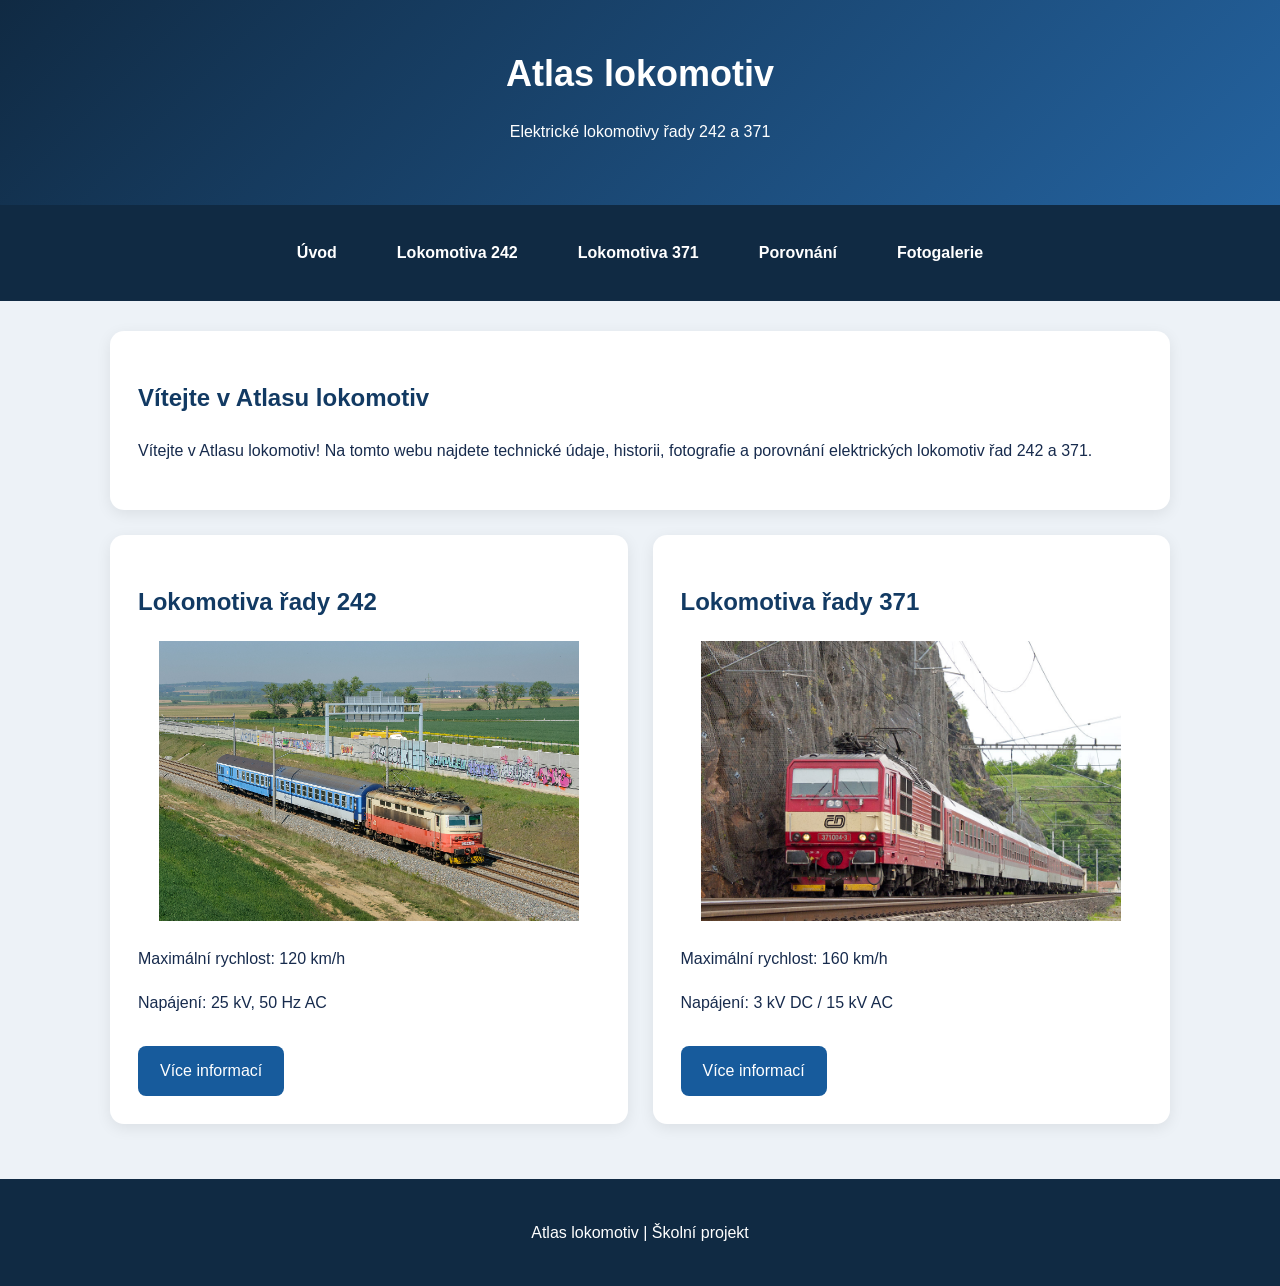
<file: index.html>
<!DOCTYPE html>
<html lang="cs">
<head>
    <meta charset="UTF-8">
    <meta name="viewport"
          content="width=device-width, initial-scale=1.0">
    <title>Atlas lokomotiv 242 a 371</title>
    <link rel="stylesheet" href="styly.css">
</head>
<body>

<header>
    <h1>Atlas lokomotiv</h1>
    <p>Elektrické lokomotivy řady 242 a 371</p>
</header>

<nav>
    <a href="index.html">Úvod</a>
    <a href="lokomotiva-242.html">Lokomotiva 242</a>
    <a href="lokomotiva-371.html">Lokomotiva 371</a>
    <a href="porovnani.html">Porovnání</a>
    <a href="galerie.html">Fotogalerie</a>
</nav>


<main>
    <section class="card">
        <h2>Vítejte v Atlasu lokomotiv</h2>
       <p>
    Vítejte v Atlasu lokomotiv!

    Na tomto webu najdete technické údaje,
    historii, fotografie a porovnání
    elektrických lokomotiv řad 242 a 371.
</p>
    </section>

    <div class="prehled-lokomotiv">

        <section class="card">
            <h2>Lokomotiva řady 242</h2>

            <img src="images/242.jpg"
                 alt="Lokomotiva 242"
                 class="prehled-foto">

            <p>Maximální rychlost: 120 km/h</p>
            <p>Napájení: 25 kV, 50 Hz AC</p>

            <a href="lokomotiva-242.html"
               class="tlacitko">
                Více informací
            </a>
        </section>

        <section class="card">
            <h2>Lokomotiva řady 371</h2>

            <img src="images/371.jpg"
                 alt="Lokomotiva 371"
                 class="prehled-foto">

            <p>Maximální rychlost: 160 km/h</p>
            <p>Napájení: 3 kV DC / 15 kV AC</p>

            <a href="lokomotiva-371.html"
               class="tlacitko">
                Více informací
            </a>
        </section>

    </div>
</main>


<footer>
    <p>Atlas lokomotiv | Školní projekt</p>
</footer>

<script src="script.js"></script>
</body>
</html>
</file>
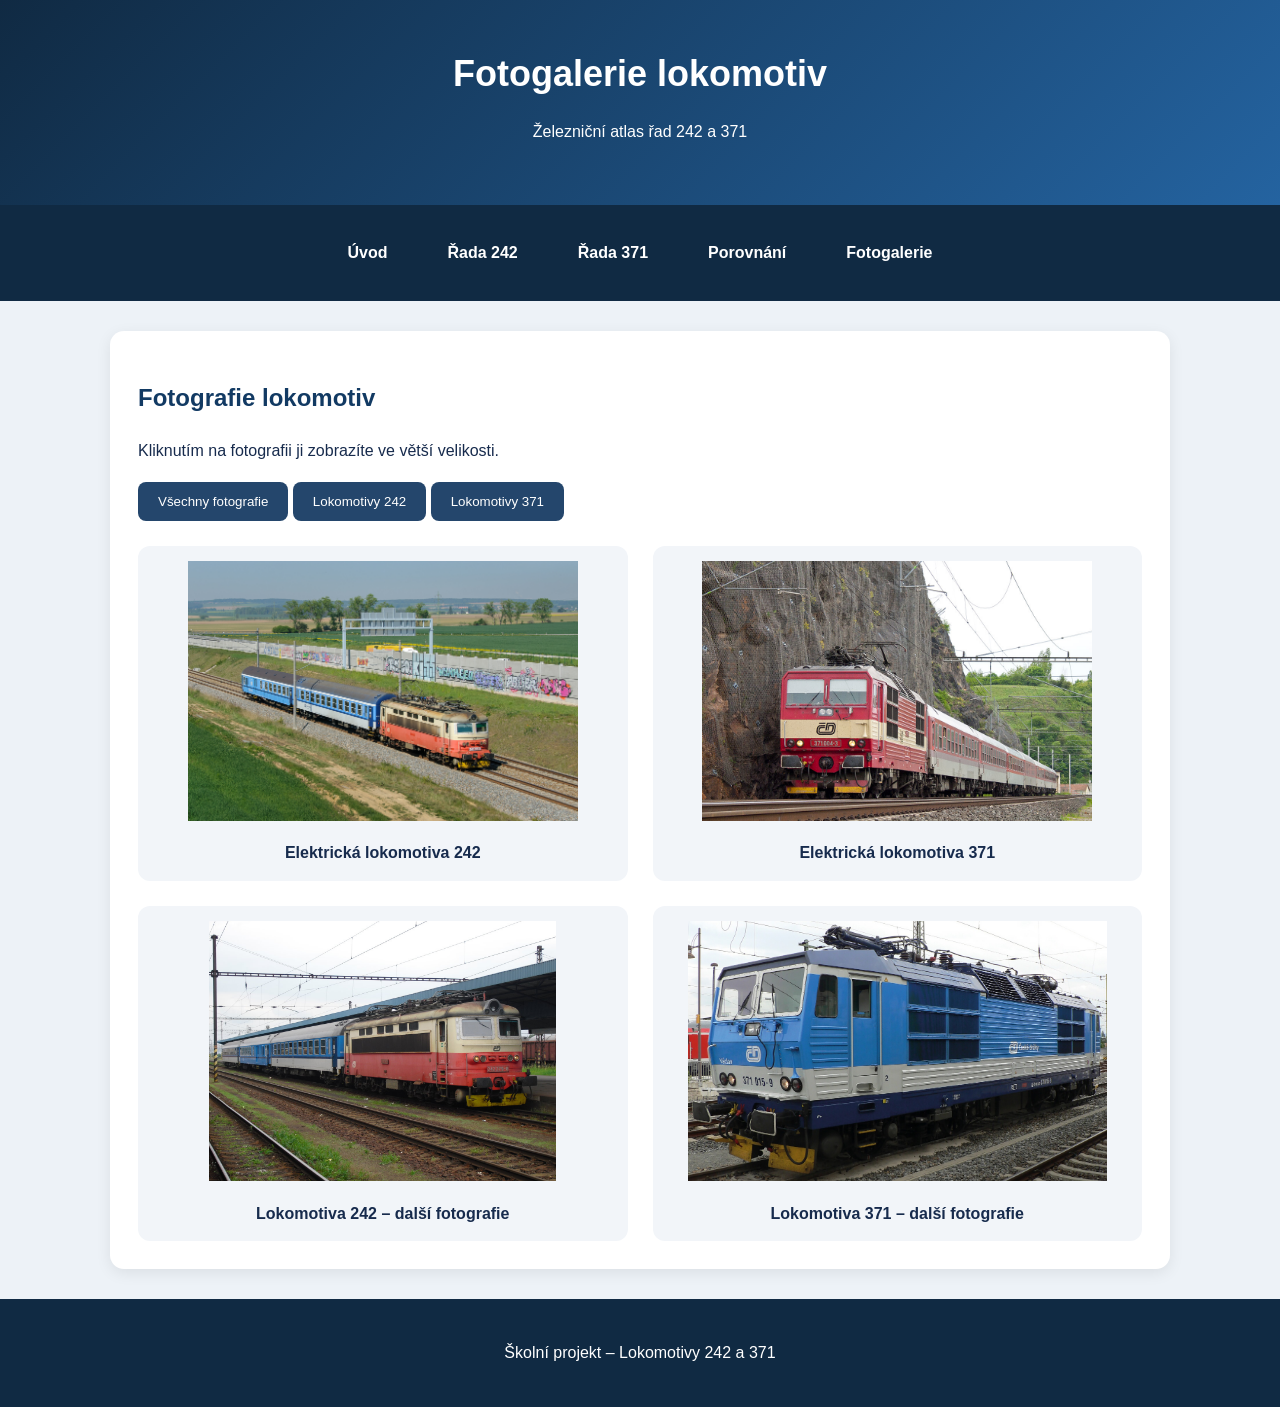
<file: galerie.html>
<!DOCTYPE html>
<html lang="cs">
<head>
    <meta charset="UTF-8">
    <meta name="viewport"
          content="width=device-width, initial-scale=1.0">
    <title>Fotogalerie lokomotiv</title>
    <link rel="stylesheet" href="styly.css">
</head>
<body>

<header>
    <h1>Fotogalerie lokomotiv</h1>
    <p>Železniční atlas řad 242 a 371</p>
</header>

<nav>
    <a href="index.html">Úvod</a>
    <a href="lokomotiva-242.html">Řada 242</a>
    <a href="lokomotiva-371.html">Řada 371</a>
    <a href="porovnani.html">Porovnání</a>
    <a href="galerie.html">Fotogalerie</a>
</nav>

<main>
    <section class="card">
        <h2>Fotografie lokomotiv</h2>
        <p>
            Kliknutím na fotografii
            ji zobrazíte ve větší velikosti.
        </p>

<div class="filtry">
    <button type="button" data-filtr="vse">
        Všechny fotografie
    </button>

    <button type="button" data-filtr="242">
        Lokomotivy 242
    </button>

    <button type="button" data-filtr="371">
        Lokomotivy 371
    </button>
</div>

        <div class="galerie">
            <figure data-rada="242">
                <img src="images/242.jpg"
                     alt="Lokomotiva řady 242"
                     class="galerie-obrazek">
                <figcaption>
                    Elektrická lokomotiva 242
                </figcaption>
            </figure>

            <figure data-rada="371">
                <img src="images/371.jpg"
                     alt="Lokomotiva řady 371"
                     class="galerie-obrazek">
                <figcaption>
                    Elektrická lokomotiva 371
                </figcaption>
            </figure>
            <figure data-rada="242">
    <img src="images/242-2.jpg"
         alt="Další fotografie lokomotivy 242"
         class="galerie-obrazek">
    <figcaption>
        Lokomotiva 242 – další fotografie
    </figcaption>
</figure>
<figure data-rada="371">
    <img src="images/371-2.jpg"
         alt="Další fotografie lokomotivy 371"
         class="galerie-obrazek">
    <figcaption>Lokomotiva 371 – další fotografie</figcaption>
</figure>
        </div>
    </section>
</main>

<div id="nahled" class="nahled" role="dialog"
     aria-modal="true" aria-label="Náhled fotografie"
     hidden>
    <button id="zavrit" type="button"
            aria-label="Zavřít fotografii">×</button>
    <img id="velky-obrazek" alt="">
</div>

<footer>
    <p>Školní projekt – Lokomotivy 242 a 371</p>
</footer>

<script src="script.js"></script>
</body>
</html>
</file>
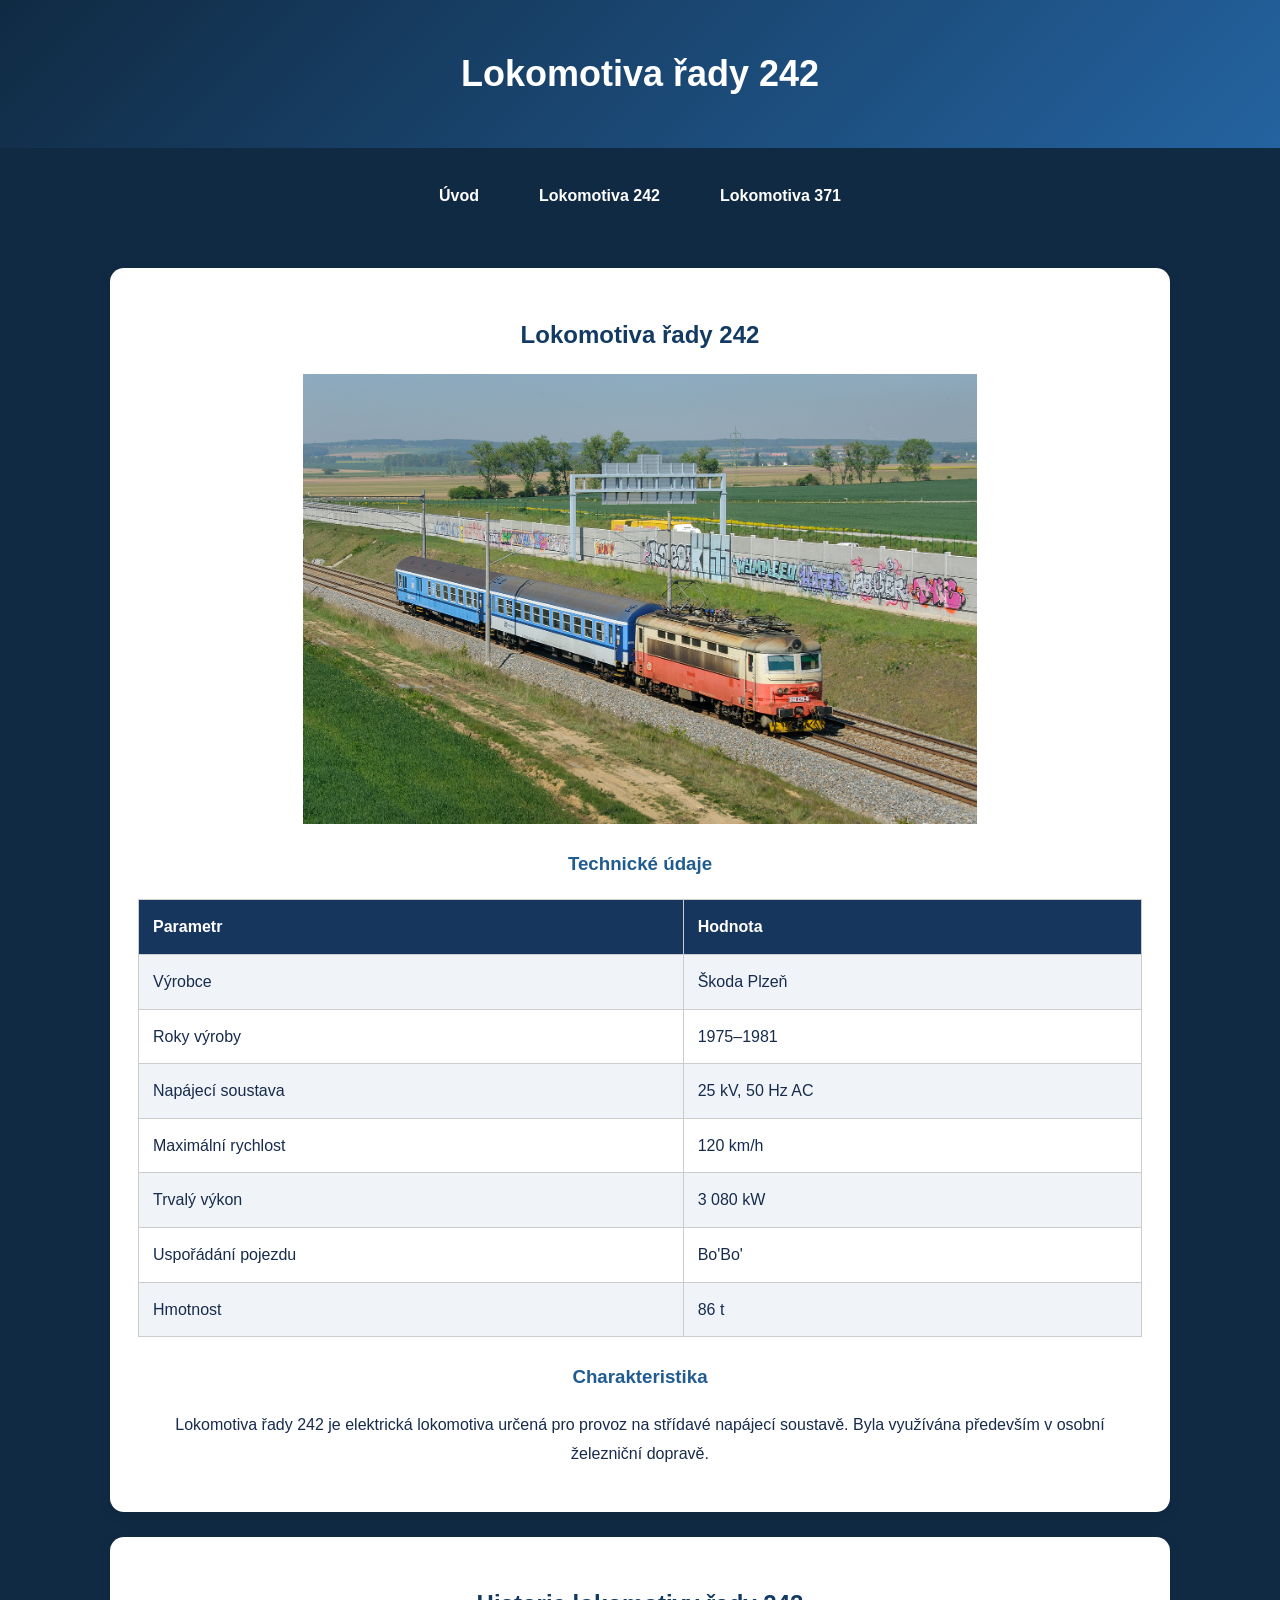
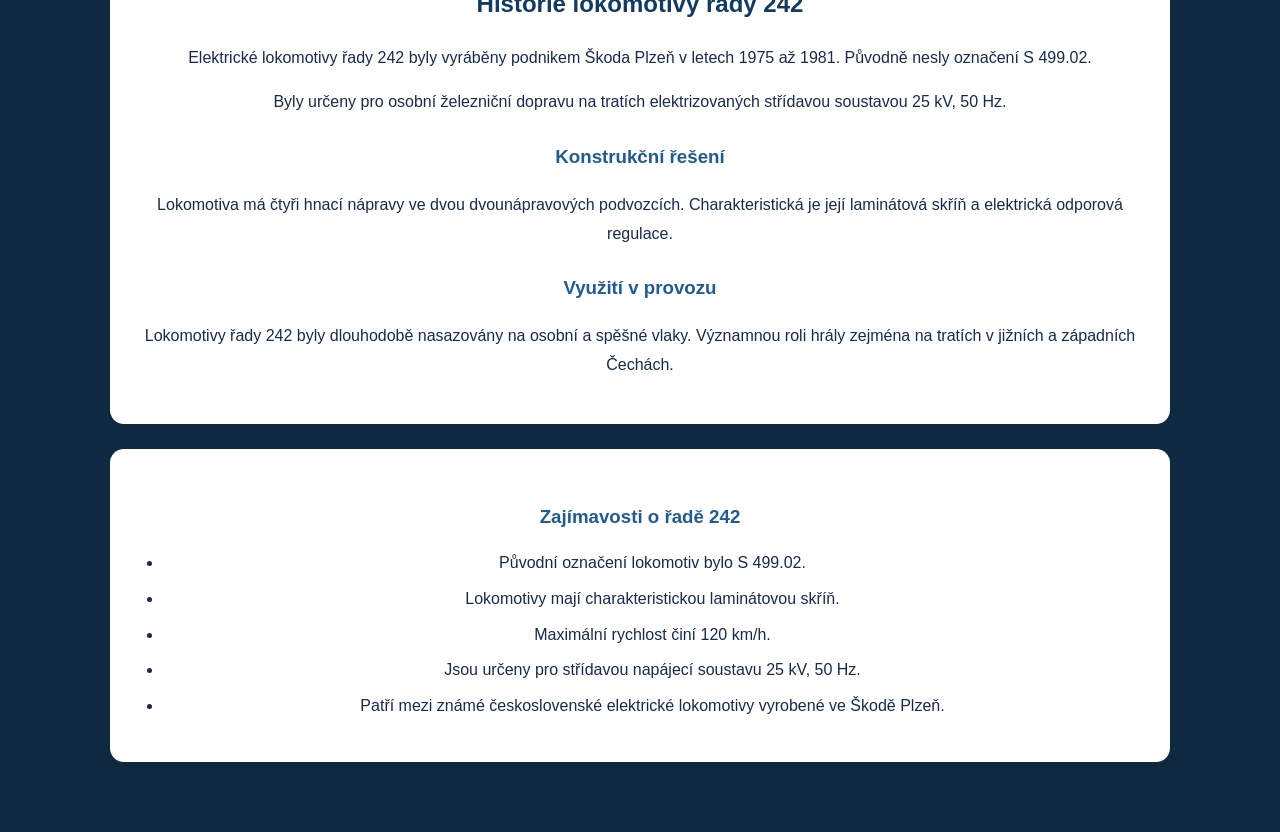
<file: lokomotiva-242.html>
<!DOCTYPE html>
<html lang="cs">
<head>
    <meta charset="UTF-8">
    <meta name="viewport"
          content="width=device-width, initial-scale=1.0">
    <title>Lokomotiva řady 242</title>
    <link rel="stylesheet" href="styly.css">
</head>
<body>

<header>
    <h1>Lokomotiva řady 242</h1>
</header>

<nav>
    <a href="index.html">Úvod</a>
    <a href="lokomotiva-242.html">Lokomotiva 242</a>
    <a href="lokomotiva-371.html">Lokomotiva 371</a>
    <main>
  <section class="card">
    <h2>Lokomotiva řady 242</h2>

    <img src="images/242.jpg"
         alt="Lokomotiva řady 242"
         class="lokomotiva-img">

    <h3>Technické údaje</h3>

    <table class="technicke-udaje">
      <tr>
        <th>Parametr</th>
        <th>Hodnota</th>
      </tr>
      <tr>
        <td>Výrobce</td>
        <td>Škoda Plzeň</td>
      </tr>
      <tr>
        <td>Roky výroby</td>
        <td>1975–1981</td>
      </tr>
      <tr>
        <td>Napájecí soustava</td>
        <td>25 kV, 50 Hz AC</td>
      </tr>
      <tr>
        <td>Maximální rychlost</td>
        <td>120 km/h</td>
      </tr>
      <tr>
        <td>Trvalý výkon</td>
        <td>3 080 kW</td>
      </tr>
      <tr>
        <td>Uspořádání pojezdu</td>
        <td>Bo'Bo'</td>
      </tr>
      <tr>
        <td>Hmotnost</td>
        <td>86 t</td>
      </tr>
    </table>

    <h3>Charakteristika</h3>
    <p>
      Lokomotiva řady 242 je elektrická
      lokomotiva určená pro provoz
      na střídavé napájecí soustavě.
      Byla využívána především
      v osobní železniční dopravě.
    </p>
  </section>

<section class="card">
    <h2>Historie lokomotivy řady 242</h2>

    <p>
        Elektrické lokomotivy řady 242 byly
        vyráběny podnikem Škoda Plzeň
        v letech 1975 až 1981.
        Původně nesly označení S 499.02.
    </p>

    <p>
        Byly určeny pro osobní železniční
        dopravu na tratích elektrizovaných
        střídavou soustavou 25 kV, 50 Hz.
    </p>

    <h3>Konstrukční řešení</h3>

    <p>
        Lokomotiva má čtyři hnací nápravy
        ve dvou dvounápravových podvozcích.
        Charakteristická je její laminátová
        skříň a elektrická odporová regulace.
    </p>

    <h3>Využití v provozu</h3>

    <p>
        Lokomotivy řady 242 byly dlouhodobě
        nasazovány na osobní a spěšné vlaky.
        Významnou roli hrály zejména na tratích
        v jižních a západních Čechách.
    </p>
</section>

<section class="card">
    <h3>Zajímavosti o řadě 242</h3>

    <ul>
        <li>
            Původní označení lokomotiv
            bylo S 499.02.
        </li>
        <li>
            Lokomotivy mají charakteristickou
            laminátovou skříň.
        </li>
        <li>
            Maximální rychlost činí 120 km/h.
        </li>
        <li>
            Jsou určeny pro střídavou
            napájecí soustavu 25 kV, 50 Hz.
        </li>
        <li>
            Patří mezi známé československé
            elektrické lokomotivy
            vyrobené ve Škodě Plzeň.
        </li>
    </ul>
</section>

</main>
</file>
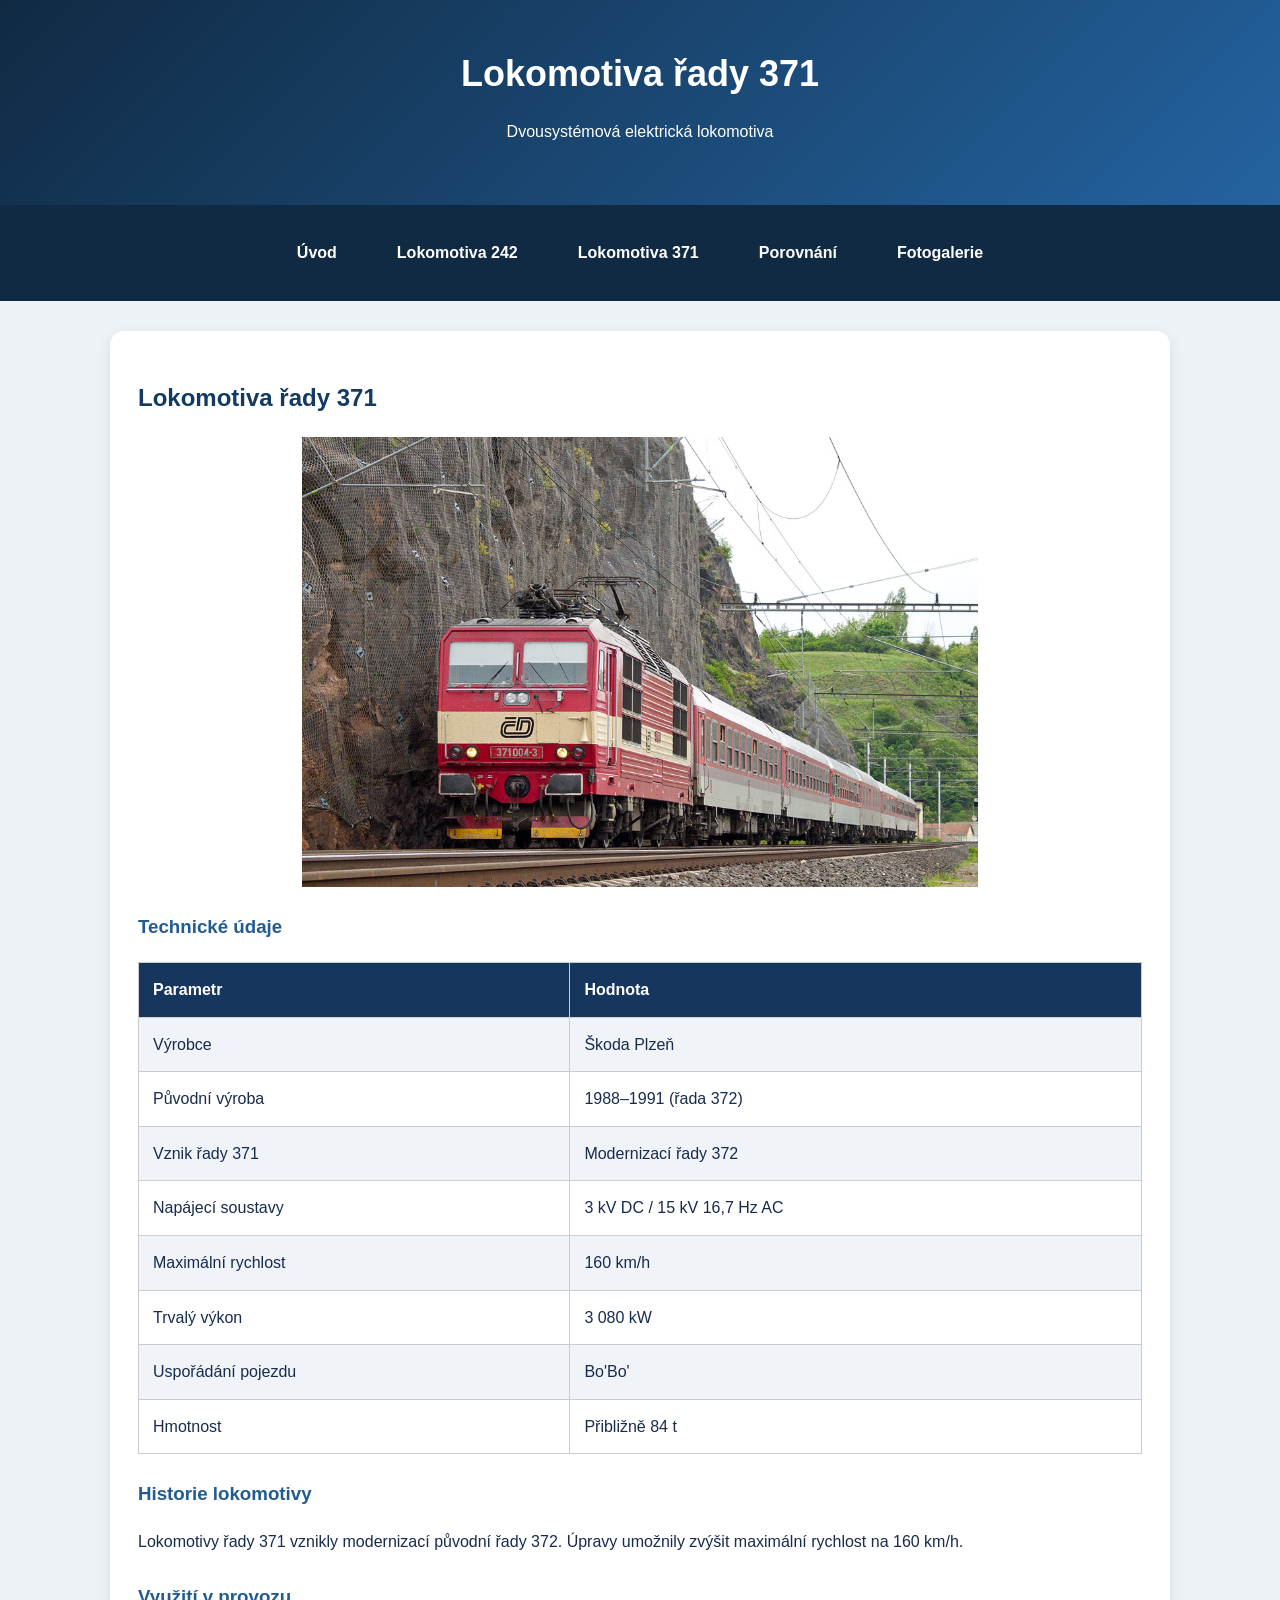
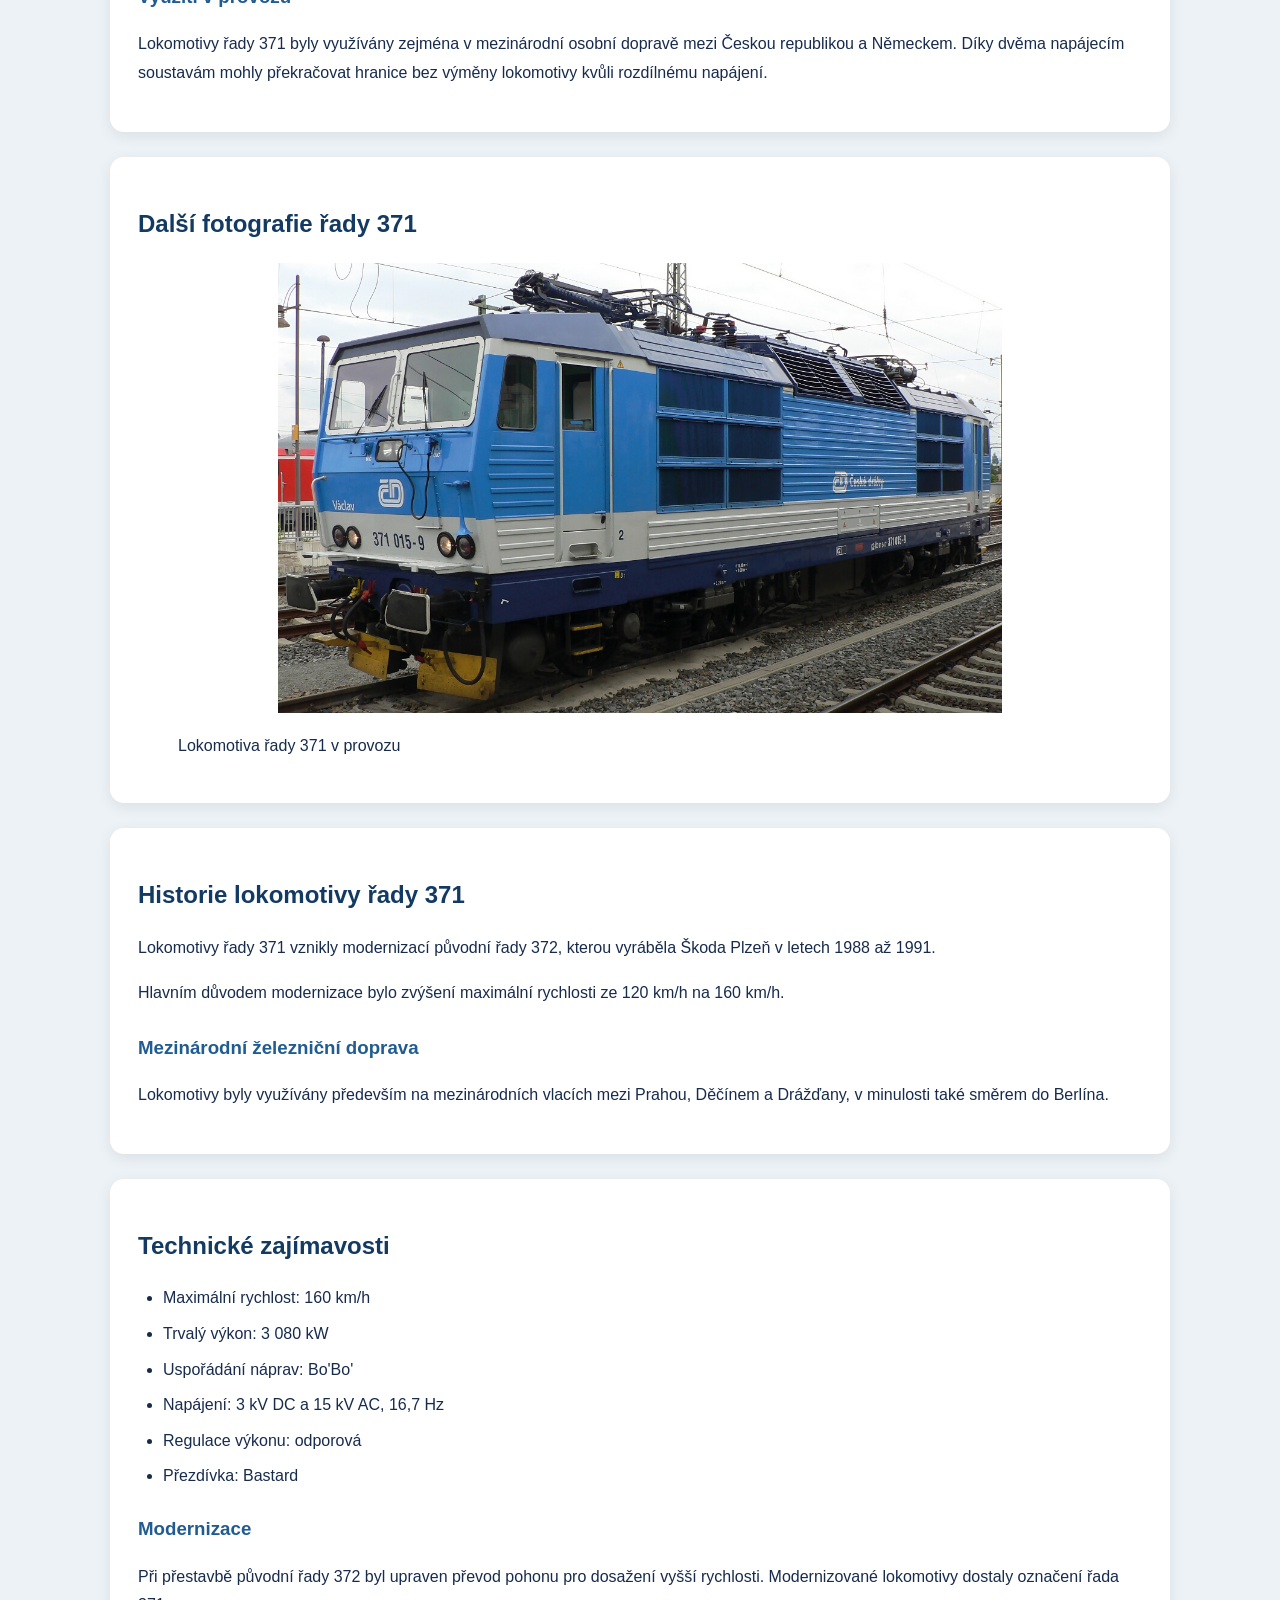
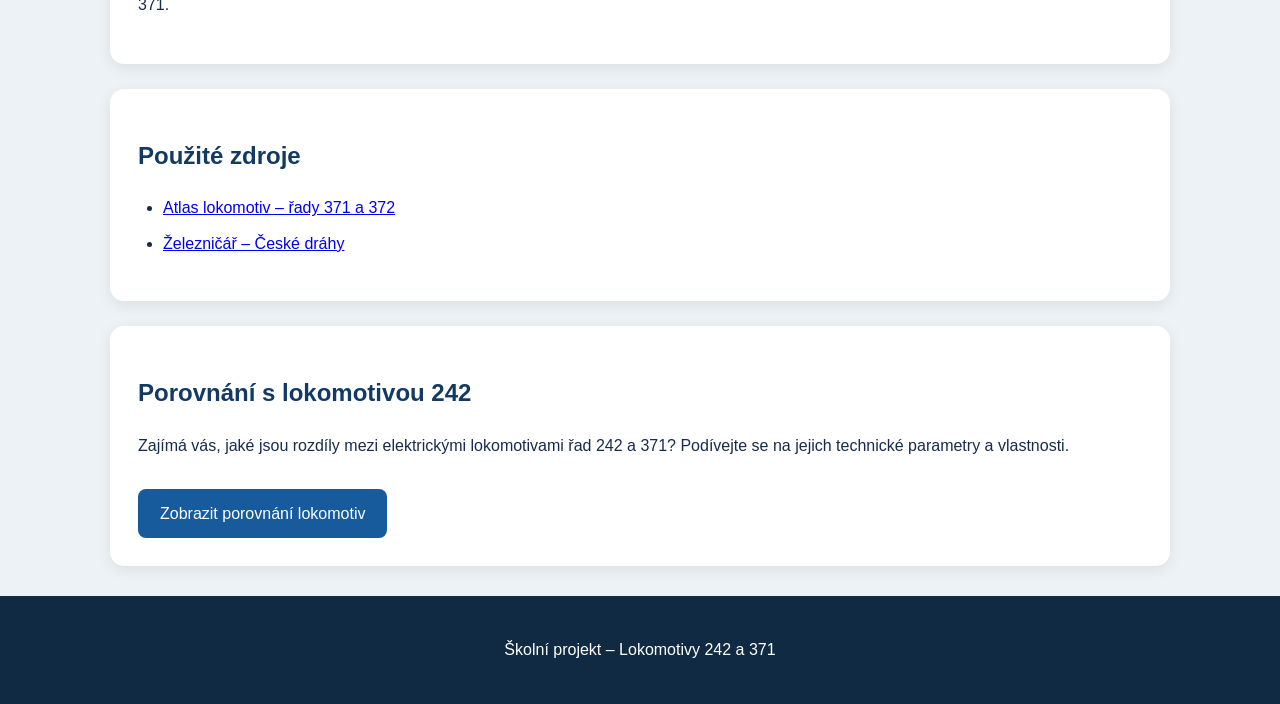
<file: lokomotiva-371.html>
<!DOCTYPE html>
<html lang="cs">
<head>
    <meta charset="UTF-8">
    <meta name="viewport"
          content="width=device-width, initial-scale=1.0">
    <title>Lokomotiva řady 371</title>
    <link rel="stylesheet" href="styly.css">
</head>
<body>

<header>
    <h1>Lokomotiva řady 371</h1>
    <p>Dvousystémová elektrická lokomotiva</p>
</header>

<nav>
    <a href="index.html">Úvod</a>
    <a href="lokomotiva-242.html">Lokomotiva 242</a>
    <a href="lokomotiva-371.html">Lokomotiva 371</a>
    <a href="porovnani.html">Porovnání</a>
    <a href="galerie.html">Fotogalerie</a>
</nav>

<main>
    <section class="card">
        <h2>Lokomotiva řady 371</h2>

        <img src="images/371.jpg"
             alt="Lokomotiva řady 371"
             class="lokomotiva-img">

        <h3>Technické údaje</h3>

        <table class="technicke-udaje">
            <tr>
                <th>Parametr</th>
                <th>Hodnota</th>
            </tr>
            <tr>
                <td>Výrobce</td>
                <td>Škoda Plzeň</td>
            </tr>
            <tr>
                <td>Původní výroba</td>
                <td>1988–1991 (řada 372)</td>
            </tr>
            <tr>
                <td>Vznik řady 371</td>
                <td>Modernizací řady 372</td>
            </tr>
            <tr>
                <td>Napájecí soustavy</td>
                <td>3 kV DC / 15 kV 16,7 Hz AC</td>
            </tr>
            <tr>
                <td>Maximální rychlost</td>
                <td>160 km/h</td>
            </tr>
            <tr>
                <td>Trvalý výkon</td>
                <td>3 080 kW</td>
            </tr>
            <tr>
                <td>Uspořádání pojezdu</td>
                <td>Bo'Bo'</td>
            </tr>
            <tr>
                <td>Hmotnost</td>
                <td>Přibližně 84 t</td>
            </tr>
        </table>

        <h3>Historie lokomotivy</h3>
        <p>
            Lokomotivy řady 371 vznikly modernizací
            původní řady 372. Úpravy umožnily
            zvýšit maximální rychlost na 160 km/h.
        </p>

        <h3>Využití v provozu</h3>
        <p>
            Lokomotivy řady 371 byly využívány
            zejména v mezinárodní osobní dopravě
            mezi Českou republikou a Německem.
            Díky dvěma napájecím soustavám
            mohly překračovat hranice bez výměny
            lokomotivy kvůli rozdílnému napájení.
        </p>
    </section>

<section class="card">
    <h2>Další fotografie řady 371</h2>

    <figure>
        <img src="images/371-2.jpg"
             alt="Lokomotiva řady 371"
             class="lokomotiva-img">

        <figcaption>
            Lokomotiva řady 371 v provozu
        </figcaption>
    </figure>
</section>

<section class="card">
    <h2>Historie lokomotivy řady 371</h2>

    <p>
        Lokomotivy řady 371 vznikly modernizací
        původní řady 372, kterou vyráběla
        Škoda Plzeň v letech 1988 až 1991.
    </p>

    <p>
        Hlavním důvodem modernizace bylo
        zvýšení maximální rychlosti
        ze 120 km/h na 160 km/h.
    </p>

    <h3>Mezinárodní železniční doprava</h3>

    <p>
        Lokomotivy byly využívány především
        na mezinárodních vlacích mezi
        Prahou, Děčínem a Drážďany,
        v minulosti také směrem do Berlína.
    </p>
</section>

<section class="card">
    <h2>Technické zajímavosti</h2>

    <ul>
        <li>Maximální rychlost: 160 km/h</li>
        <li>Trvalý výkon: 3 080 kW</li>
        <li>Uspořádání náprav: Bo'Bo'</li>
        <li>Napájení: 3 kV DC a 15 kV AC, 16,7 Hz</li>
        <li>Regulace výkonu: odporová</li>
        <li>Přezdívka: Bastard</li>
    </ul>

    <h3>Modernizace</h3>

    <p>
        Při přestavbě původní řady 372
        byl upraven převod pohonu pro
        dosažení vyšší rychlosti.
        Modernizované lokomotivy dostaly
        označení řada 371.
    </p>
</section>

<section class="card">
    <h2>Použité zdroje</h2>

    <ul>
        <li>
            <a href="https://www.atlaslokomotiv.net/loko-372.html"
               target="_blank" rel="noopener noreferrer">
                Atlas lokomotiv – řady 371 a 372
            </a>
        </li>
        <li>
            <a href="https://zeleznicar.cd.cz/"
               target="_blank" rel="noopener noreferrer">
                Železničář – České dráhy
            </a>
        </li>
    </ul>
</section>
<section class="card">
    <h2>Porovnání s lokomotivou 242</h2>

    <p>
        Zajímá vás, jaké jsou rozdíly mezi
        elektrickými lokomotivami řad 242 a 371?
        Podívejte se na jejich technické
        parametry a vlastnosti.
    </p>

    <a href="porovnani.html" class="tlacitko">
        Zobrazit porovnání lokomotiv
    </a>
</section>
</main>

<footer>
    <p>Školní projekt – Lokomotivy 242 a 371</p>
</footer>

</body>
</html>
</file>
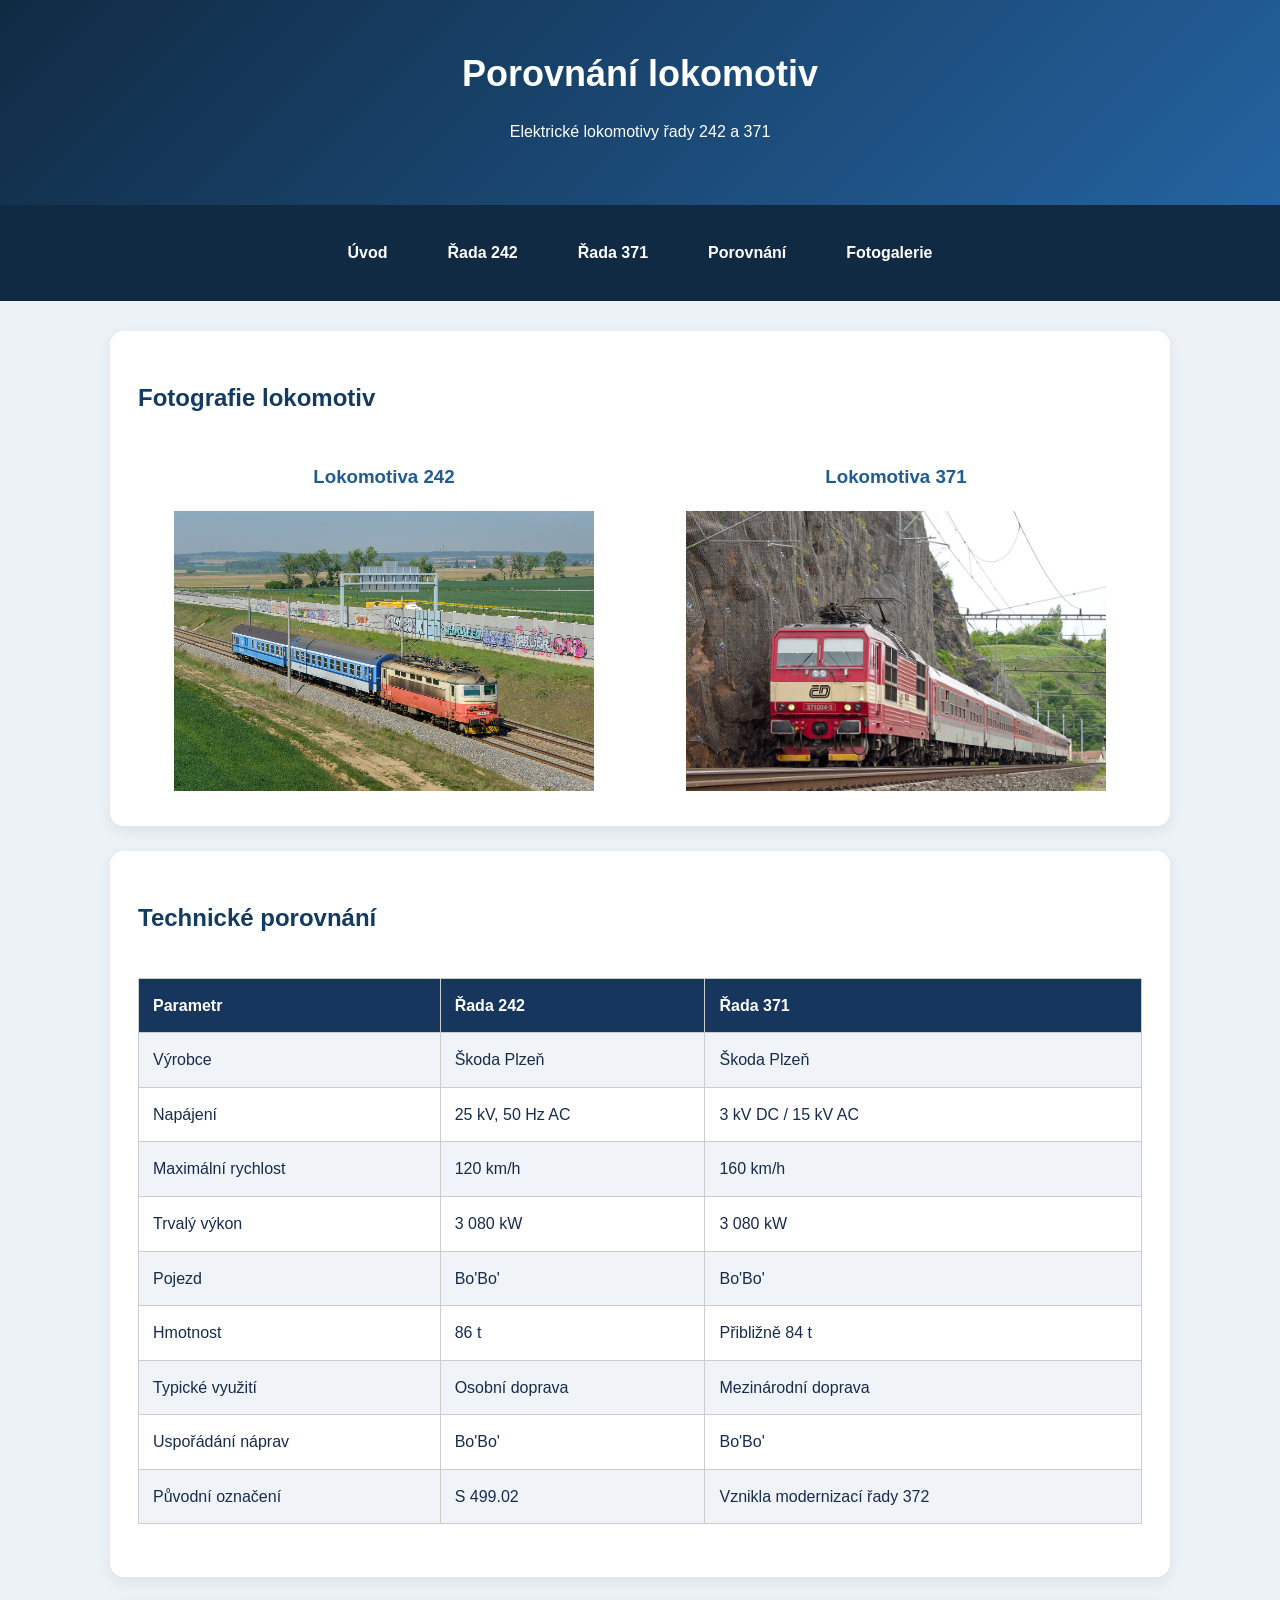
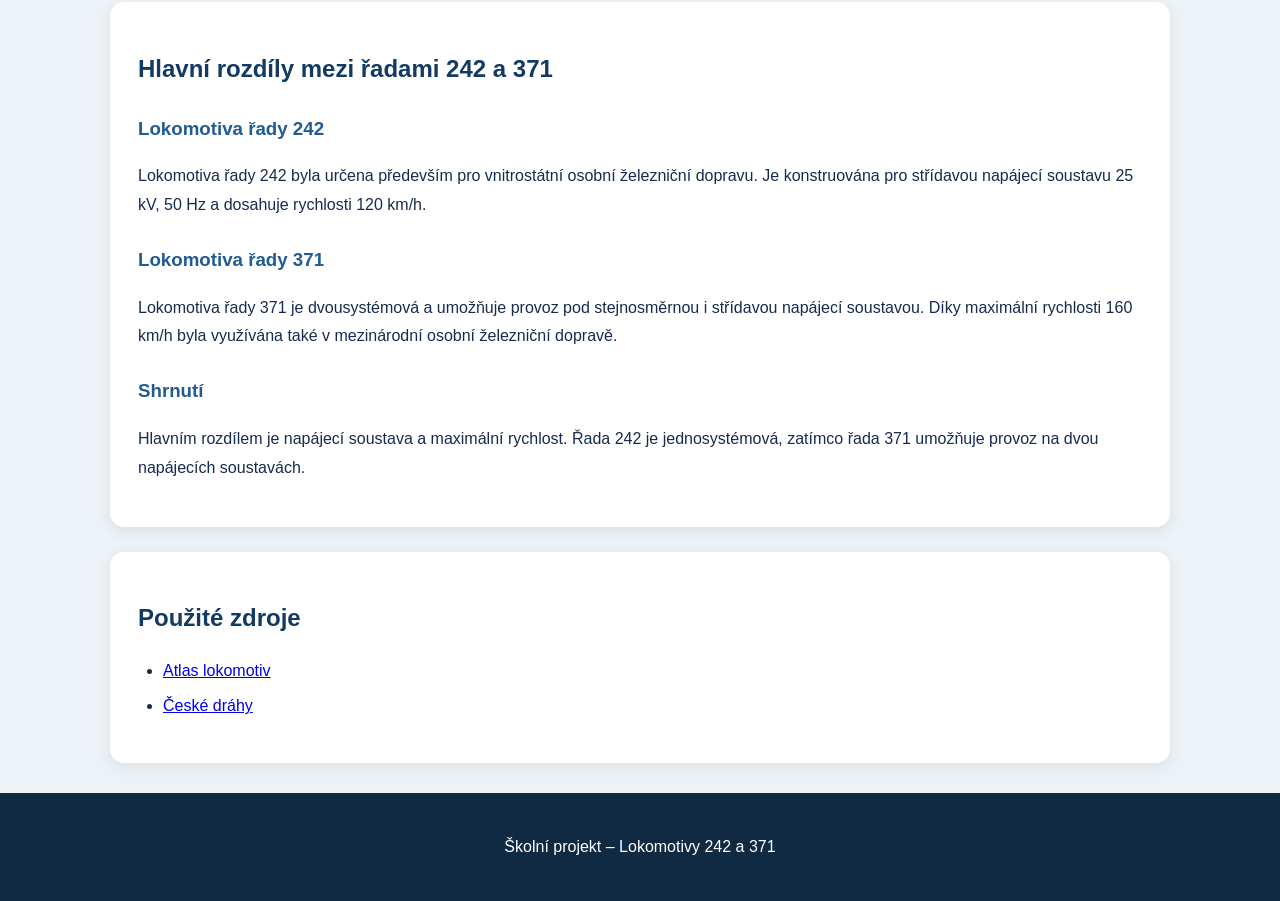
<file: porovnani.html>
<!DOCTYPE html>
<html lang="cs">

<head>
    <meta charset="UTF-8">
    <meta name="viewport" content="width=device-width, initial-scale=1.0">
    <title>Porovnání lokomotiv 242 a 371</title>
    <link rel="stylesheet" href="styly.css">
</head>

<body>

    <header>
        <h1>Porovnání lokomotiv</h1>
        <p>Elektrické lokomotivy řady 242 a 371</p>
    </header>

    <nav>
        <a href="index.html">Úvod</a>
        <a href="lokomotiva-242.html">Řada 242</a>
        <a href="lokomotiva-371.html">Řada 371</a>
        <a href="porovnani.html">Porovnání</a>
        <a href="galerie.html">Fotogalerie</a>
    </nav>

    <main>
        <section class="card">
            <h2>Fotografie lokomotiv</h2>

            <div class="porovnani-foto">
                <div>
                    <h3>Lokomotiva 242</h3>
                    <img src="images/242.jpg" alt="Lokomotiva 242">
                </div>

                <div>
                    <h3>Lokomotiva 371</h3>
                    <img src="images/371.jpg" alt="Lokomotiva 371">
                </div>
            </div>
        </section>

        <section class="card">
            <h2>Technické porovnání</h2>

            <div class="tabulka-obal">
                <table class="technicke-udaje">
                    <tr>
                        <th>Parametr</th>
                        <th>Řada 242</th>
                        <th>Řada 371</th>
                    </tr>
                    <tr>
                        <td>Výrobce</td>
                        <td>Škoda Plzeň</td>
                        <td>Škoda Plzeň</td>
                    </tr>
                    <tr>
                        <td>Napájení</td>
                        <td>25 kV, 50 Hz AC</td>
                        <td>3 kV DC / 15 kV AC</td>
                    </tr>
                    <tr>
                        <td>Maximální rychlost</td>
                        <td>120 km/h</td>
                        <td>160 km/h</td>
                    </tr>
                    <tr>
                        <td>Trvalý výkon</td>
                        <td>3 080 kW</td>
                        <td>3 080 kW</td>
                    </tr>
                    <tr>
                        <td>Pojezd</td>
                        <td>Bo'Bo'</td>
                        <td>Bo'Bo'</td>
                    </tr>
                    <tr>
                        <td>Hmotnost</td>
                        <td>86 t</td>
                        <td>Přibližně 84 t</td>
                    </tr>
                    <tr>
                        <td>Typické využití</td>
                        <td>Osobní doprava</td>
                        <td>Mezinárodní doprava</td>
                    </tr>

                    <tr>
                        <td>Uspořádání náprav</td>
                        <td>Bo'Bo'</td>
                        <td>Bo'Bo'</td>
                    </tr>

                    <tr>
                        <td>Původní označení</td>
                        <td>S 499.02</td>
                        <td>Vznikla modernizací řady 372</td>
                    </tr>

                </table>
            </div>
        </section>


<section class="card">
    <h2>Hlavní rozdíly mezi řadami 242 a 371</h2>

    <h3>Lokomotiva řady 242</h3>
    <p>
        Lokomotiva řady 242 byla určena
        především pro vnitrostátní osobní
        železniční dopravu.
        Je konstruována pro střídavou
        napájecí soustavu 25 kV, 50 Hz
        a dosahuje rychlosti 120 km/h.
    </p>

    <h3>Lokomotiva řady 371</h3>
    <p>
        Lokomotiva řady 371 je dvousystémová
        a umožňuje provoz pod stejnosměrnou
        i střídavou napájecí soustavou.
        Díky maximální rychlosti 160 km/h
        byla využívána také v mezinárodní
        osobní železniční dopravě.
    </p>

    <h3>Shrnutí</h3>
    <p>
        Hlavním rozdílem je napájecí
        soustava a maximální rychlost.
        Řada 242 je jednosystémová,
        zatímco řada 371 umožňuje provoz
        na dvou napájecích soustavách.
    </p>
</section>

<section class="card">
    <h2>Použité zdroje</h2>
    <ul>
        <li>
            <a href="https://www.atlaslokomotiv.net/"
               target="_blank" rel="noopener noreferrer">
                Atlas lokomotiv
            </a>
        </li>
        <li>
            <a href="https://www.cd.cz/"
               target="_blank" rel="noopener noreferrer">
                České dráhy
            </a>
        </li>
    </ul>
</section>

    </main>

    <footer>
        <p>Školní projekt – Lokomotivy 242 a 371</p>
    </footer>

</body>

</html>
</file>
<file: styly.css>
* {
    box-sizing: border-box;
}

body {
    margin: 0;
    font-family: Arial, sans-serif;
    background-color: #eef2f7;
    color: #17253b;
}

header {
    background-color: #142b49;
    color: white;
    padding: 35px 20px;
    text-align: center;
}

nav {
    background-color: #24466c;
    padding: 15px;
    text-align: center;
}

nav a {
    color: white;
    text-decoration: none;
    margin: 10px;
    font-weight: bold;
}

nav a:hover {
    color: #ffcf5a;
}

main {
    max-width: 1100px;
    margin: 30px auto;
    padding: 20px;
}

.card {
    background: white;
    padding: 25px;
    margin-bottom: 20px;
    border-radius: 12px;
    box-shadow: 0 4px 12px #00000015;
}

button {
    background: #24466c;
    color: white;
    border: none;
    padding: 12px 20px;
    border-radius: 8px;
    cursor: pointer;
}

footer {
    background: #142b49;
    color: white;
    text-align: center;
    padding: 20px;
}

.lokomotiva-img {
    width: 100%;
    max-height: 400px;
    object-fit: cover;
    border-radius: 12px;
    margin: 15px 0;
}

.technicke-udaje {
    width: 100%;
    border-collapse: collapse;
    margin-top: 20px;
    margin-bottom: 25px;
}

.technicke-udaje th,
.technicke-udaje td {
    border: 1px solid #cccccc;
    padding: 14px;
    text-align: left;
}

.technicke-udaje th {
    background-color: #17365d;
    color: white;
}

.technicke-udaje tr:nth-child(even) {
    background-color: #f0f4f8;
}

.lokomotiva-img {
    display: block;
    width: 100%;
    max-height: 450px;
    object-fit: contain;
    border-radius: 10px;
    margin: 20px auto;
}

.porovnani-foto {
    display: grid;
    grid-template-columns: repeat(2, 1fr);
    gap: 20px;
    margin-top: 20px;
}

.porovnani-foto img {
    width: 100%;
    height: 280px;
    object-fit: contain;
    border-radius: 12px;
}

.porovnani-foto h3 {
    text-align: center;
}

.tabulka-obal {
    overflow-x: auto;
}

@media (max-width: 700px) {
    .porovnani-foto {
        grid-template-columns: 1fr;
    }
}

.galerie {
    display: grid;
    grid-template-columns: repeat(2, 1fr);
    gap: 25px;
    margin-top: 25px;
}

.galerie figure {
    margin: 0;
    padding: 15px;
    background: #f2f5f9;
    border-radius: 12px;
    text-align: center;
}

.galerie-obrazek {
    width: 100%;
    height: 260px;
    object-fit: contain;
    cursor: zoom-in;
    border-radius: 8px;
}

.galerie figcaption {
    margin-top: 12px;
    font-weight: bold;
}

.nahled {
    position: fixed;
    inset: 0;
    background: rgba(0, 0, 0, 0.9);
    display: flex;
    align-items: center;
    justify-content: center;
    z-index: 1000;
    padding: 30px;
}

.nahled[hidden] {
    display: none;
}

.nahled img {
    max-width: 95%;
    max-height: 90vh;
    object-fit: contain;
}

#zavrit {
    position: absolute;
    top: 15px;
    right: 25px;
    font-size: 40px;
    background: none;
    border: none;
    color: white;
    cursor: pointer;
}

@media (max-width: 700px) {
    .galerie {
        grid-template-columns: 1fr;
    }
}
.galerie figure[hidden] {
    display: none;
}

/* Modernější vzhled webu */

body {
    font-family: Arial, sans-serif;
    background-color: #edf2f7;
    color: #172b4d;
    margin: 0;
    line-height: 1.6;
}

header {
    background: linear-gradient(
        135deg, #102a43, #2463a0
    );
    color: white;
    text-align: center;
    padding: 45px 20px;
}

header h1 {
    margin: 0;
    font-size: 36px;
}

nav {
    background-color: #102a43;
    display: flex;
    justify-content: center;
    flex-wrap: wrap;
    gap: 10px;
    padding: 15px;
}

nav a {
    color: white;
    text-decoration: none;
    padding: 10px 15px;
    border-radius: 8px;
}

nav a:hover {
    background-color: #3278bd;
}

main {
    max-width: 1100px;
    margin: 30px auto;
    padding: 0 20px;
}

.card {
    background: white;
    padding: 28px;
    margin-bottom: 25px;
    border-radius: 14px;
    box-shadow: 0 4px 15px
        rgba(0, 0, 0, 0.08);
}

.card h2 {
    color: #123a63;
}

footer {
    background-color: #102a43;
    color: white;
    text-align: center;
    padding: 25px;
}

.prehled-lokomotiv {
    display: grid;
    grid-template-columns: repeat(2, minmax(0, 1fr));
    gap: 25px;
}

.prehled-foto {
    width: 100%;
    height: 280px;
    object-fit: contain;
    border-radius: 10px;
}

.tlacitko {
    display: inline-block;
    background: #175b9c;
    color: white;
    padding: 12px 22px;
    text-decoration: none;
    border-radius: 8px;
    margin-top: 12px;
}

.tlacitko:hover {
    background: #0e3e70;
}

@media (max-width: 700px) {
    .prehled-lokomotiv {
        grid-template-columns: 1fr;
    }
}

.card h3 {
    color: #205c91;
    margin-top: 25px;
}

.card p {
    line-height: 1.8;
}

.card ul {
    padding-left: 25px;
}

.card li {
    margin-bottom: 10px;
}
</file>
